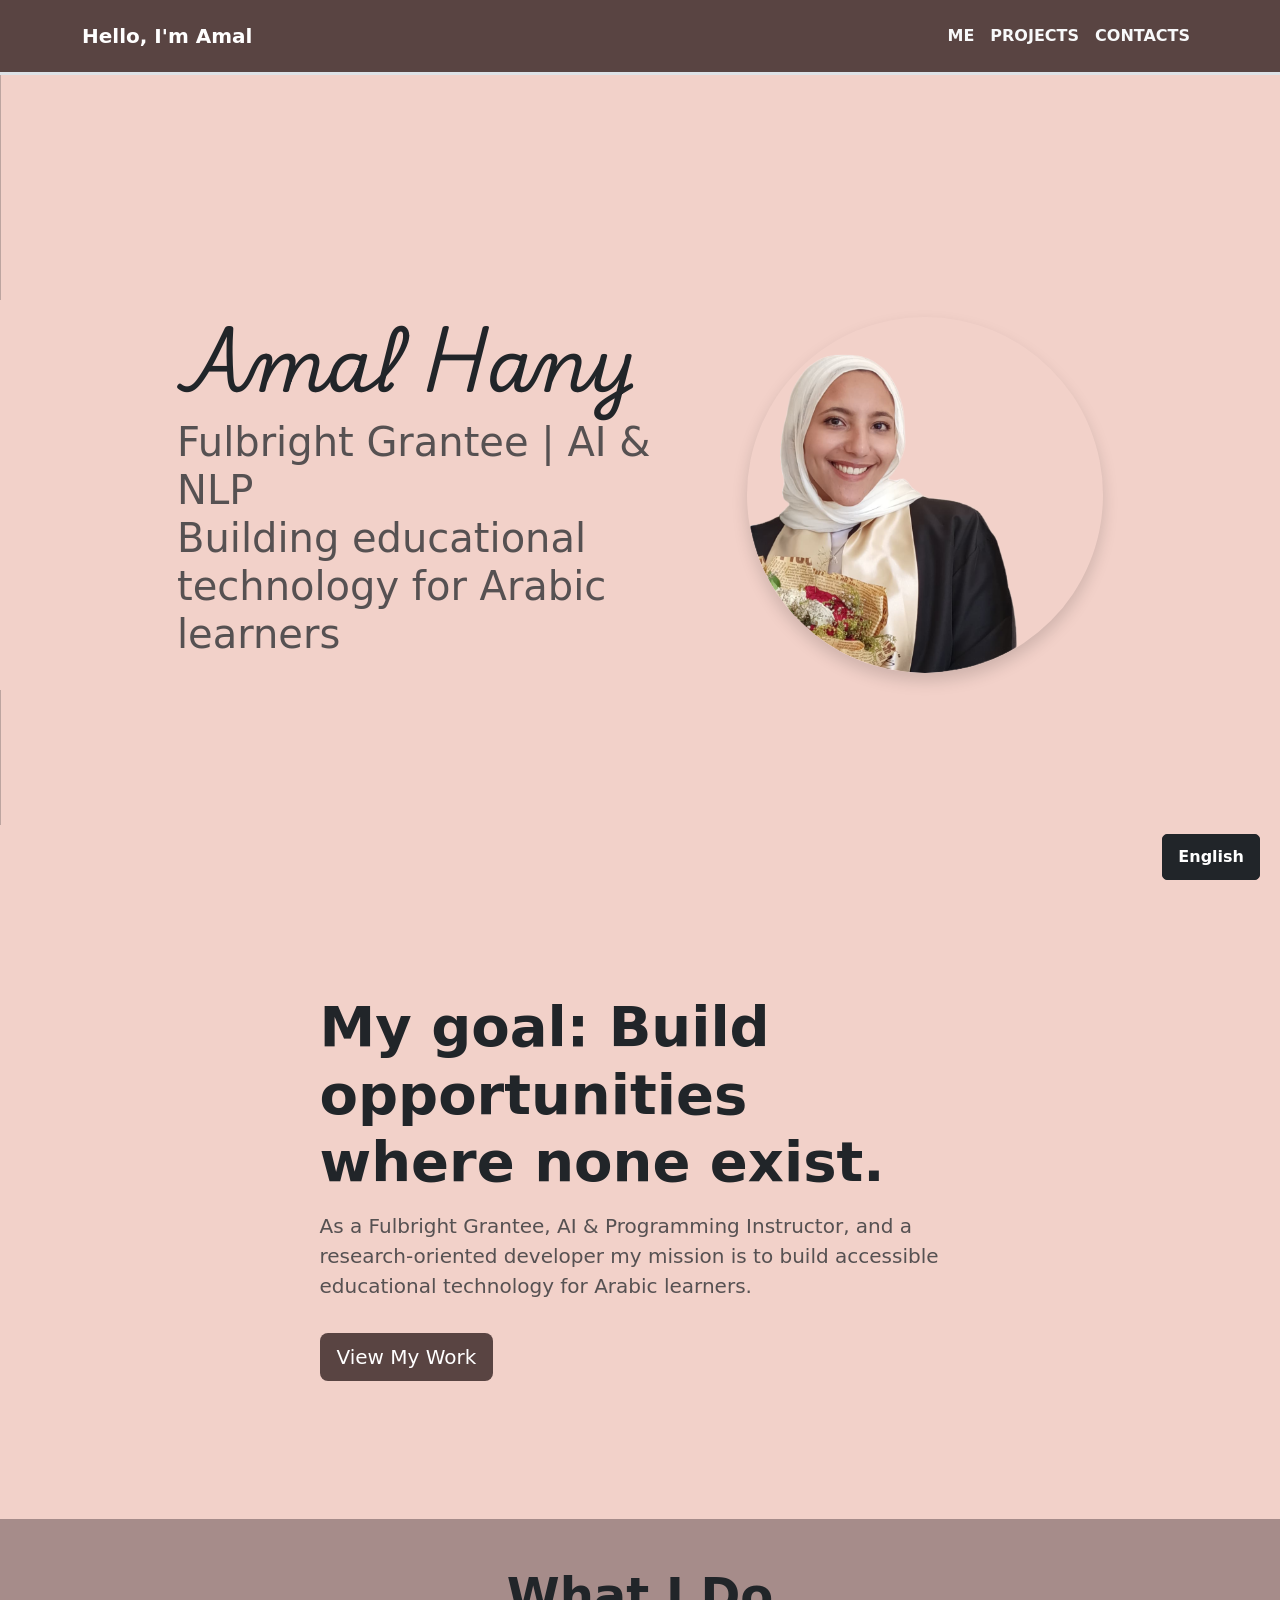
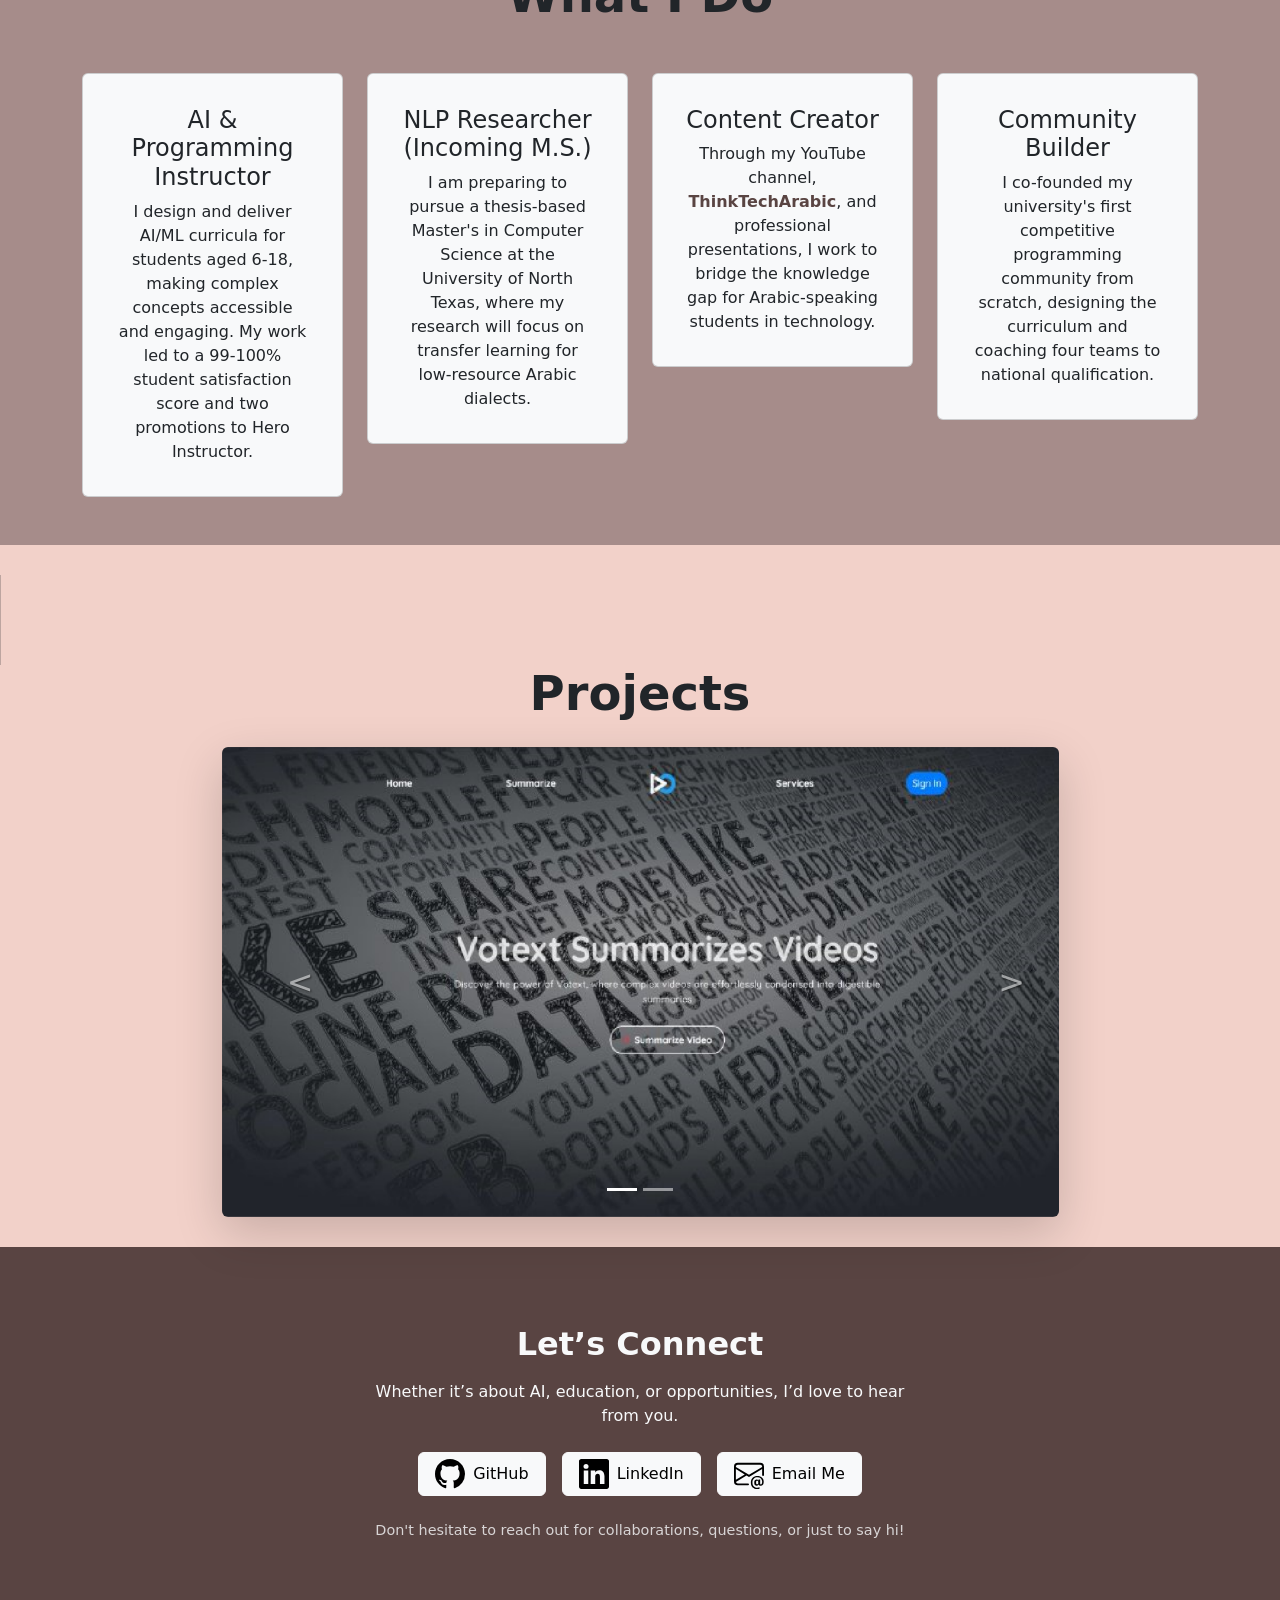
<file: index.html>
<!DOCTYPE html>
<html lang="en">

<head>
  <meta charset="UTF-8" />
  <meta name="viewport" content="width=device-width, initial-scale=1.0" />
  <link rel="stylesheet" type="text/css" href="./style.css" />
  <link href="https://cdn.jsdelivr.net/npm/bootstrap@5.3.1/dist/css/bootstrap.min.css" rel="stylesheet" />
  <link rel="icon" href="./img/favicon_io/favicon.ico" type="image/x-icon" />
  <link rel="preconnect" href="https://fonts.googleapis.com">
  <link rel="preconnect" href="https://fonts.gstatic.com" crossorigin>
  <link href="https://fonts.googleapis.com/css2?family=Playwrite+DE+SAS:wght@100..400&display=swap" rel="stylesheet">
  <link rel="stylesheet" href="./style.css" />
  <title>Hi, I'm Amal</title>
</head>

<body>
  <!-- Toggle Button -->
<a href="index-AR.html" id="lang-toggle" class="btn btn-dark">
  English
</a>

<style>
  #lang-toggle {
    position: fixed;
    bottom: 20px;
    right: 20px;
    z-index: 9999; /* stays above other elements */
    padding: 10px 15px;
    border-radius: 5px;
    font-weight: bold;
  }
</style>

  <!-- Navbar -->
  <nav class="navbar navbar-expand-md fixed-top navbar-dark bgc-1 border-bottom border-3 py-3">
    <div class="container-xl">
      <a href="#intro" class="navbar-brand">
        <span class="fw-bold"> Hello, I'm Amal </span>
      </a>
      <!-- Toogle Navbar for Smaller Screen -->
      <button class="navbar-toggler" type="button" data-bs-toggle="collapse" data-bs-target="#main-nav"
        aria-controls="main-nav" aria-expanded="false" aria-label="Toggle navigation">
        <span class="navbar-toggler-icon"></span>
      </button>
      <div class="collapse navbar-collapse justify-content-end align-center" id="main-nav">
        <ul class="navbar-nav">
          <li class="nav-item">
            <a href="#intro" class="nav-link text-center text-light fw-bold">ME</a>
          </li>
          <li class="nav-item">
            <a href="#projects" class="nav-link text-center text-light fw-bold">PROJECTS</a>
          </li>
          <li class="nav-item">
            <a href="#contacts" class="nav-link text-center text-light fw-bold">CONTACTS</a>
          </li>
        </ul>
      </div>
    </div>
  </nav>

  <!-- Introduction -->
  <section id="intro" class="bgc-3">
    <div class="d-flex" style="height: 15vh">
      <div class="vr"></div>
    </div>
    <div class="container-fluid"></div>
    <div class="d-flex" style="height: 15vh">
      <div class="vr"></div>
    </div>

    <div class="container-lg">
      <div class="row justify-content-center align-items-center">
        <div class="col-md-6 py-3 text-center text-md-start">
          <p class="display-2 fw-bold">Amal Hany</p>
          <p class="display-6 text-muted">
            Fulbright Grantee | AI & NLP <br>
            Building educational technology for Arabic learners
          </p>
        </div>
        <div class="col-md-4 col-12 py-3 text-center">
          <img class="img-fluid rounded-circle shadow" src="./img/me.png" alt="my-picture" />
        </div>
      </div>
    </div>
    <div class="d-flex" style="height: 15vh">
      <div class="vr"></div>
    </div>
  </section>


  <!-- Section 1: Introduction (Your Mission Statement) -->
  <section id="intro" class="bgc-3 py-5">
    <div class="container-lg" style="padding-top: 10vh; padding-bottom: 10vh;">
      <div class="row justify-content-center align-items-center">
        <div class="col-md-7 text-center text-md-start">
          <p class="display-4 fw-bold"> My goal: Build opportunities where none exist.</p>
          <p class="lead text-muted mt-3">
            As a Fulbright Grantee, AI & Programming Instructor, and a research-oriented developer my mission is to
            build accessible educational technology for Arabic learners.
          </p>
          <a href="#projects" class="btn btn-lg bgc-2 mt-3">View My Work</a>
        </div>

      </div>
    </div>
  </section>

  <!-- Section 2: What I Do (Your Roles) - As per your brilliant suggestion -->
  <section id="what-i-do" class="bgc-4 py-5">
    <div class="container text-center">
      <h2 class="display-5 fw-bold mb-5">What I Do</h2>
      <div class="row text-center g-4">
        <div class="col-md-6 col-lg-3">
          <div class="card bg-light p-3">
            <div class="card-body">
              <h4 class="card-title">AI & Programming Instructor</h4>
              <p class="card-text">I design and deliver AI/ML curricula for students aged 6-18, making complex concepts
                accessible and engaging. My work led to a 99-100% student satisfaction score and two promotions to Hero
                Instructor.</p>
            </div>
          </div>
        </div>
        <div class="col-md-6 col-lg-3">
          <div class="card bg-light p-3">
            <div class="card-body">
              <h4 class="card-title">NLP Researcher (Incoming M.S.)</h4>
              <p class="card-text">I am preparing to pursue a thesis-based Master's in Computer Science at the
                University of North Texas, where my research will focus on transfer learning for low-resource Arabic
                dialects.</p>
            </div>
          </div>
        </div>
        <div class="col-md-6 col-lg-3">
          <div class="card bg-light p-3">
            <div class="card-body">
              <h4 class="card-title">Content Creator</h4>
              <p class="card-text">Through my YouTube channel, <span class="fw-bold" id="youtubeLink"><a
                    href="https://www.youtube.com/@ThinkTechArabic" target="_blank">ThinkTechArabic</a></span>, and
                professional presentations, I work to
                bridge the knowledge gap for Arabic-speaking students in technology.</p>
            </div>
          </div>
        </div>
        <div class="col-md-6 col-lg-3">
          <div class="card bg-light p-3">
            <div class="card-body">
              <h4 class="card-title">Community Builder</h4>
              <p class="card-text">I co-founded my university's first competitive programming community from scratch,
                designing the curriculum and coaching four teams to national qualification.</p>
            </div>
          </div>
        </div>
      </div>
    </div>
  </section>


  <!-- My Projects -->
  <section id="projects" class="bgc-3">
    <div class="d-flex" style="height: 10vh">
      <div class="vr"></div>
    </div>
    <div class="container text-center mb-4">
      <span class="display-5 fw-bold">Projects</span>
    </div>
    <div class="container-lg justify-content-center d-flex">
      <div id="carouselExampleCaptions" class="carousel slide w-75">
        <div class="carousel-indicators">
          <button type="button" data-bs-target="#carouselExampleCaptions" data-bs-slide-to="0" class="active"
            aria-current="true" aria-label="Slide 1"></button>
          <button type="button" data-bs-target="#carouselExampleCaptions" data-bs-slide-to="1"
            aria-label="Slide 2"></button>
        
        </div>
        <div class="carousel-inner shadow-lg rounded">
          <div class="carousel-item active">
            <a href="https://github.com/Amal-Abushiesha/VoTEXT" target="_blank">
              <img src="./img/slide-1.png" class="d-block w-100" alt="QuickWrite" />
            </a>
          </div>

          <div class="carousel-item">
            <a href="https://www.youtube.com/@ThinkTechArabic" target="_blank">
              <img src="./img/slide-2.png" class="d-block w-100" alt="QuickWrite" />
            </a>
          </div>

        </div>
        <button class="carousel-control-prev" type="button" data-bs-target="#carouselExampleCaptions"
          data-bs-slide="prev">
          <span class="carousel-control-prev-icon" aria-hidden="true"></span>
          <span class="visually-hidden">Previous</span>
        </button>
        <button class="carousel-control-next" type="button" data-bs-target="#carouselExampleCaptions"
          data-bs-slide="next">
          <span class="carousel-control-next-icon" aria-hidden="true"></span>
          <span class="visually-hidden">Next</span>
        </button>
      </div>
    </div>
  </section>



<!-- Contacts -->
<section id="contacts" class="bgc-2">
  <div class="container text-center py-5">

    <div class="row justify-content-center">
      <div class="col-lg-6">

        <span class="h2 text-light fw-bold d-block mb-3">
          Let’s Connect
        </span>

        <p class="text-light mb-4">
          Whether it’s about AI, education, or opportunities,  
          I’d love to hear from you.
        </p>

        <!-- Contact Buttons -->
        <div class="d-flex justify-content-center flex-wrap gap-3">

          <!-- GitHub -->
          <a class="btn btn-light d-flex align-items-center gap-2 px-3"
             target="_blank"
             href="https://github.com/Amal-Abushiesha">
             <svg xmlns="http://www.w3.org/2000/svg" width="30" height="30" fill="currentColor" class="bi bi-github"
              viewBox="0 0 16 16">
              <path
                d="M8 0C3.58 0 0 3.58 0 8c0 3.54 2.29 6.53 5.47 7.59.4.07.55-.17.55-.38 0-.19-.01-.82-.01-1.49-2.01.37-2.53-.49-2.69-.94-.09-.23-.48-.94-.82-1.13-.28-.15-.68-.52-.01-.53.63-.01 1.08.58 1.23.82.72 1.21 1.87.87 2.33.66.07-.52.28-.87.51-1.07-1.78-.2-3.64-.89-3.64-3.95 0-.87.31-1.59.82-2.15-.08-.2-.36-1.02.08-2.12 0 0 .67-.21 2.2.82.64-.18 1.32-.27 2-.27.68 0 1.36.09 2 .27 1.53-1.04 2.2-.82 2.2-.82.44 1.1.16 1.92.08 2.12.51.56.82 1.27.82 2.15 0 3.07-1.87 3.75-3.65 3.95.29.25.54.73.54 1.48 0 1.07-.01 1.93-.01 2.2 0 .21.15.46.55.38A8.012 8.012 0 0 0 16 8c0-4.42-3.58-8-8-8z" />
            </svg>
            GitHub
          </a>

          <!-- LinkedIn -->
          <a class="btn btn-light d-flex align-items-center gap-2 px-3"
             target="_blank"
             href="https://www.linkedin.com/in/amal-abushiesha/">
            <svg xmlns="http://www.w3.org/2000/svg" width="30" height="30" fill="currentColor" class="bi bi-linkedin"
              viewBox="0 0 16 16">
              <path
                d="M0 1.146C0 .513.526 0 1.175 0h13.65C15.474 0 16 .513 16 1.146v13.708c0 .633-.526 1.146-1.175 1.146H1.175C.526 16 0 15.487 0 14.854V1.146zm4.943 12.248V6.169H2.542v7.225h2.401zm-1.2-8.212c.837 0 1.358-.554 1.358-1.248-.015-.709-.52-1.248-1.342-1.248-.822 0-1.359.54-1.359 1.248 0 .694.521 1.248 1.327 1.248h.016zm4.908 8.212V9.359c0-.216.016-.432.08-.586.173-.431.568-.878 1.232-.878.869 0 1.216.662 1.216 1.634v3.865h2.401V9.25c0-2.22-1.184-3.252-2.764-3.252-1.274 0-1.845.7-2.165 1.193v.025h-.016a5.54 5.54 0 0 1 .016-.025V6.169h-2.4c.03.678 0 7.225 0 7.225h2.4z" />
            </svg>
            LinkedIn
          </a>

          <!-- Email -->
          <a class="btn btn-light d-flex align-items-center gap-2 px-3"
             href="mailto:amaalabushiesha@gmail.com">
            <svg xmlns="http://www.w3.org/2000/svg" width="30" height="30" fill="currentColor" class="bi bi-envelope-at"
              viewBox="0 0 16 16">
              <path
                d="M2 2a2 2 0 0 0-2 2v8.01A2 2 0 0 0 2 14h5.5a.5.5 0 0 0 0-1H2a1 1 0 0 1-.966-.741l5.64-3.471L8 9.583l7-4.2V8.5a.5.5 0 0 0 1 0V4a2 2 0 0 0-2-2H2Zm3.708 6.208L1 11.105V5.383l4.708 2.825ZM1 4.217V4a1 1 0 0 1 1-1h12a1 1 0 0 1 1 1v.217l-7 4.2-7-4.2Z" />
              <path
                d="M14.247 14.269c1.01 0 1.587-.857 1.587-2.025v-.21C15.834 10.43 14.64 9 12.52 9h-.035C10.42 9 9 10.36 9 12.432v.214C9 14.82 10.438 16 12.358 16h.044c.594 0 1.018-.074 1.237-.175v-.73c-.245.11-.673.18-1.18.18h-.044c-1.334 0-2.571-.788-2.571-2.655v-.157c0-1.657 1.058-2.724 2.64-2.724h.04c1.535 0 2.484 1.05 2.484 2.326v.118c0 .975-.324 1.39-.639 1.39-.232 0-.41-.148-.41-.42v-2.19h-.906v.569h-.03c-.084-.298-.368-.63-.954-.63-.778 0-1.259.555-1.259 1.4v.528c0 .892.49 1.434 1.26 1.434.471 0 .896-.227 1.014-.643h.043c.118.42.617.648 1.12.648Zm-2.453-1.588v-.227c0-.546.227-.791.573-.791.297 0 .572.192.572.708v.367c0 .573-.253.744-.564.744-.354 0-.581-.215-.581-.8Z" />
            </svg>
            Email Me
          </a>

        </div>

        <!-- Optional small note -->
        <p class="text-light mt-4" style="opacity: 0.8; font-size: 0.9rem;">
          Don't hesitate to reach out for collaborations, questions, or just to say hi!
        </p>

      </div>
    </div>

  </div>
</section>

  <script src="https://cdn.jsdelivr.net/npm/bootstrap@5.3.1/dist/js/bootstrap.bundle.min.js"></script>
</body>

</html>
</file>
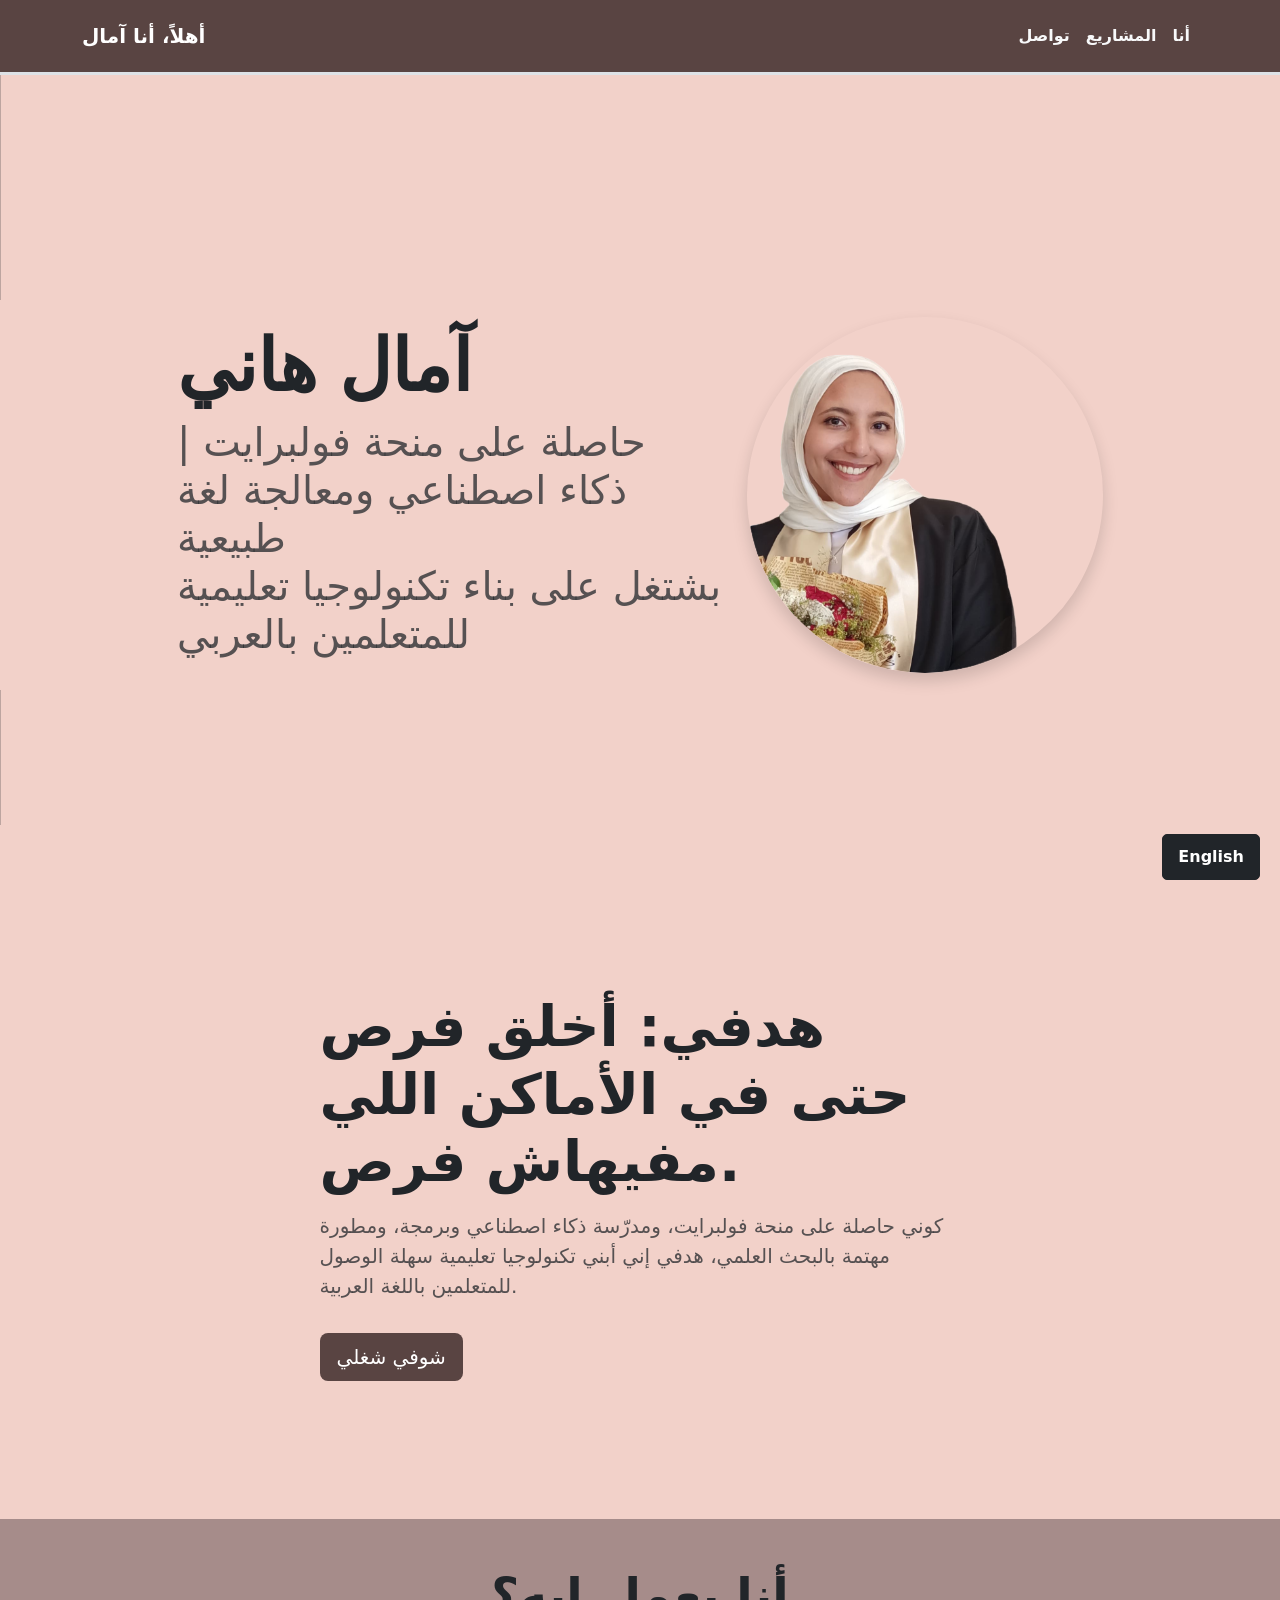
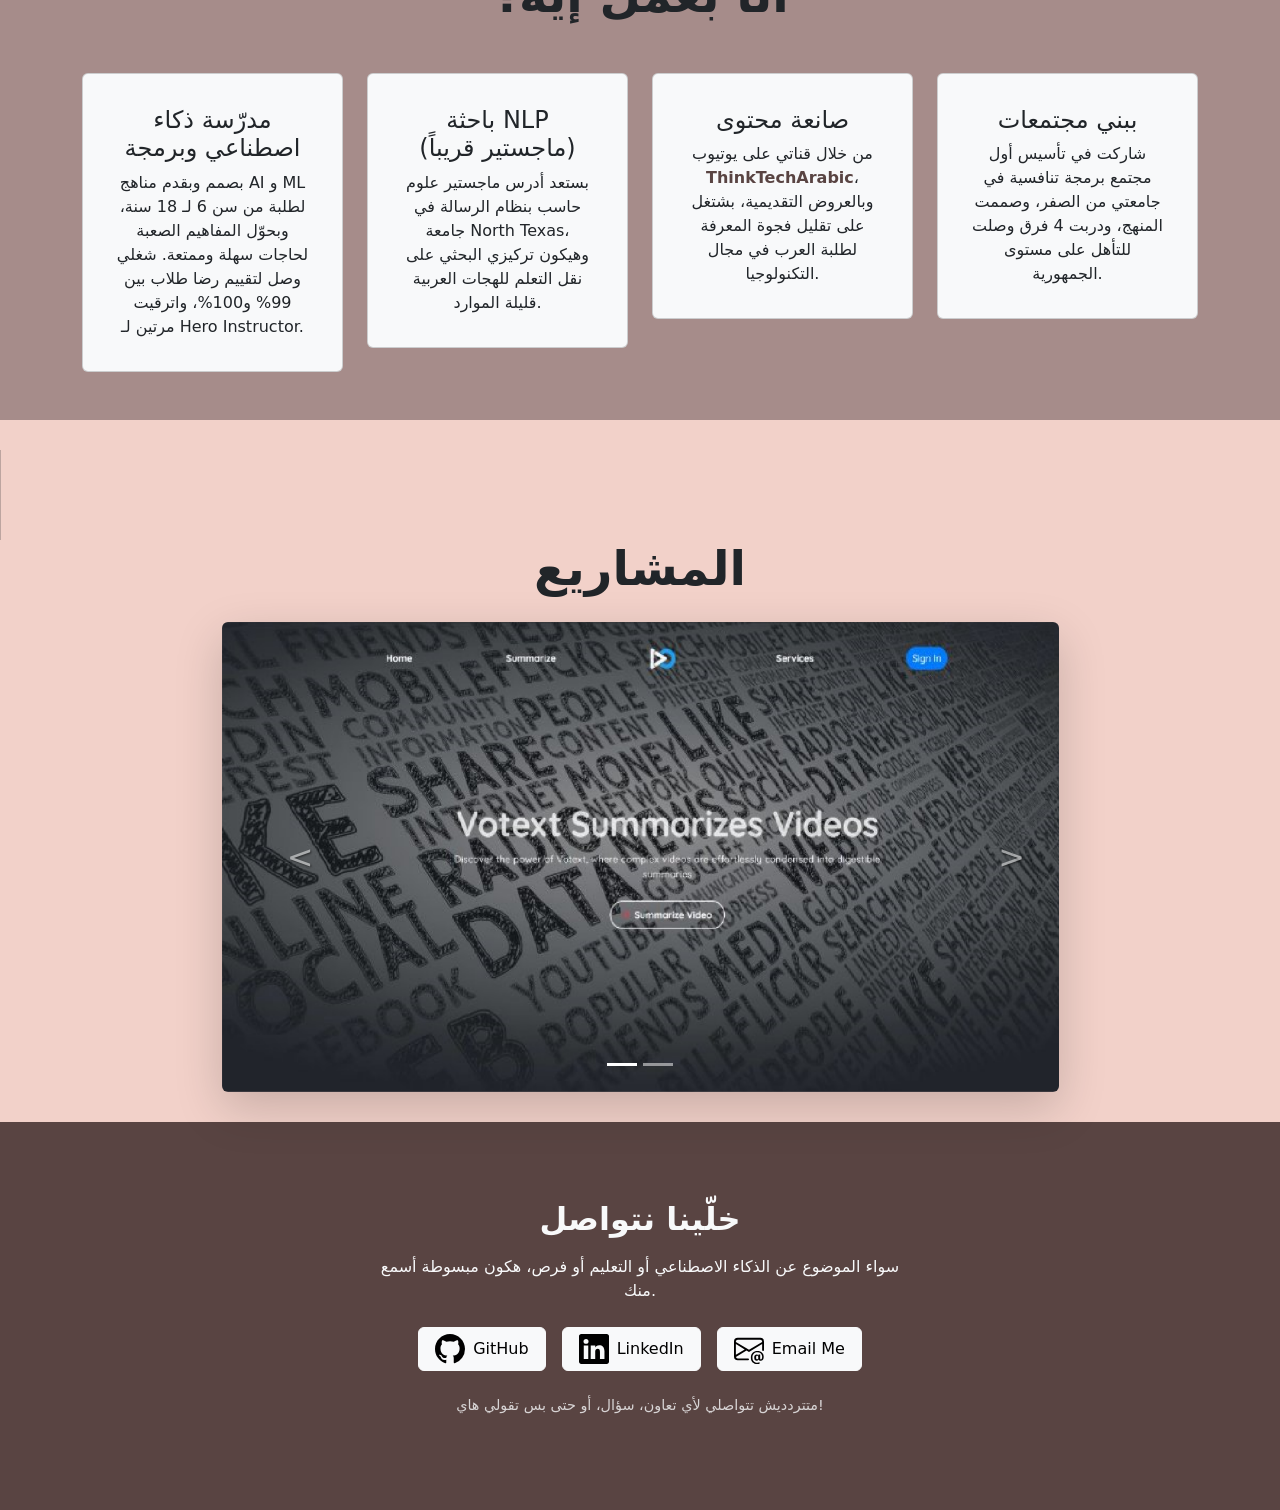
<file: index-AR.html>
<!DOCTYPE html>
<html lang="ar">

<head>
  <meta charset="UTF-8" />
  <meta name="viewport" content="width=device-width, initial-scale=1.0" />
  <link rel="stylesheet" type="text/css" href="./style.css" />
  <link href="https://cdn.jsdelivr.net/npm/bootstrap@5.3.1/dist/css/bootstrap.min.css" rel="stylesheet" />
  <link rel="icon" href="./img/favicon_io/favicon.ico" type="image/x-icon" />
  <link rel="preconnect" href="https://fonts.googleapis.com">
  <link rel="preconnect" href="https://fonts.gstatic.com" crossorigin>
  <link href="https://fonts.googleapis.com/css2?family=Playwrite+DE+SAS:wght@100..400&display=swap" rel="stylesheet">
  <link rel="stylesheet" href="./style.css" />
  <title>أهلاً، أنا آمال</title>
</head>

<body>
<!-- Toggle Button -->
<a href="index.html" id="lang-toggle" class="btn btn-dark">
  English
</a>

<style>
  #lang-toggle {
    position: fixed;
    bottom: 20px;
    right: 20px;
    z-index: 9999; /* stays above other elements */
    padding: 10px 15px;
    border-radius: 5px;
    font-weight: bold;
  }
</style>


  <!-- Navbar -->
  <nav class="navbar navbar-expand-md fixed-top navbar-dark bgc-1 border-bottom border-3 py-3">
    <div class="container-xl">
      <a href="#intro" class="navbar-brand">
        <span class="fw-bold"> أهلاً، أنا آمال </span>
      </a>
      <!-- Toogle Navbar for Smaller Screen -->
      <button class="navbar-toggler" type="button" data-bs-toggle="collapse" data-bs-target="#main-nav"
        aria-controls="main-nav" aria-expanded="false" aria-label="فتح/قفل القائمة">
        <span class="navbar-toggler-icon"></span>
      </button>
      <div class="collapse navbar-collapse justify-content-end align-center" id="main-nav">
        <ul class="navbar-nav">
          <li class="nav-item">
            <a href="#contacts" class="nav-link text-center text-light fw-bold">تواصل</a>
          </li>
          <li class="nav-item">
            <a href="#projects" class="nav-link text-center text-light fw-bold">المشاريع</a>
          </li>
          <li class="nav-item">
            <a href="#intro" class="nav-link text-center text-light fw-bold">أنا</a>
          </li>
        </ul>
      </div>
    </div>
  </nav>

  <!-- Introduction -->
  <section id="intro" class="bgc-3">
    <div class="d-flex" style="height: 15vh">
      <div class="vr"></div>
    </div>
    <div class="container-fluid"></div>
    <div class="d-flex" style="height: 15vh">
      <div class="vr"></div>
    </div>

    <div class="container-lg">
      <div class="row justify-content-center align-items-center">
        <div class="col-md-6 py-3 text-center text-md-start">
          <p class="display-2 fw-bold">آمال هاني</p>
          <p class="display-6 text-muted">
            حاصلة على منحة فولبرايت | ذكاء اصطناعي ومعالجة لغة طبيعية <br>
            بشتغل على بناء تكنولوجيا تعليمية للمتعلمين بالعربي
          </p>
        </div>
        <div class="col-md-4 col-12 py-3 text-center">
          <img class="img-fluid rounded-circle shadow" src="./img/me.png" alt="صورتي" />
        </div>
      </div>
    </div>
    <div class="d-flex" style="height: 15vh">
      <div class="vr"></div>
    </div>
  </section>


  <!-- Section 1 -->
  <section id="intro" class="bgc-3 py-5">
    <div class="container-lg" style="padding-top: 10vh; padding-bottom: 10vh;">
      <div class="row justify-content-center align-items-center">
        <div class="col-md-7 text-center text-md-start">
          <p class="display-4 fw-bold">هدفي: أخلق فرص حتى في الأماكن اللي مفيهاش فرص.</p>
          <p class="lead text-muted mt-3">
            كوني حاصلة على منحة فولبرايت، ومدرّسة ذكاء اصطناعي وبرمجة، ومطورة مهتمة بالبحث العلمي،
            هدفي إني أبني تكنولوجيا تعليمية سهلة الوصول للمتعلمين باللغة العربية.
          </p>
          <a href="#projects" class="btn btn-lg bgc-2 mt-3">شوفي شغلي</a>
        </div>

      </div>
    </div>
  </section>

  <!-- What I Do -->
  <section id="what-i-do" class="bgc-4 py-5">
    <div class="container text-center">
      <h2 class="display-5 fw-bold mb-5">أنا بعمل إيه؟</h2>
      <div class="row text-center g-4">
        <div class="col-md-6 col-lg-3">
          <div class="card bg-light p-3">
            <div class="card-body">
              <h4 class="card-title">مدرّسة ذكاء اصطناعي وبرمجة</h4>
              <p class="card-text">بصمم وبقدم مناهج AI و ML لطلبة من سن 6 لـ 18 سنة، وبحوّل المفاهيم الصعبة لحاجات سهلة وممتعة. شغلي وصل لتقييم رضا طلاب بين 99% و100%، واترقيت مرتين لـ Hero Instructor.</p>
            </div>
          </div>
        </div>
        <div class="col-md-6 col-lg-3">
          <div class="card bg-light p-3">
            <div class="card-body">
              <h4 class="card-title">باحثة NLP (ماجستير قريباً)</h4>
              <p class="card-text">بستعد أدرس ماجستير علوم حاسب بنظام الرسالة في جامعة North Texas، وهيكون تركيزي البحثي على نقل التعلم للهجات العربية قليلة الموارد.</p>
            </div>
          </div>
        </div>
        <div class="col-md-6 col-lg-3">
          <div class="card bg-light p-3">
            <div class="card-body">
              <h4 class="card-title">صانعة محتوى</h4>
              <p class="card-text">من خلال قناتي على يوتيوب <span class="fw-bold" id="youtubeLink"><a
                    href="https://www.youtube.com/@ThinkTechArabic" target="_blank">ThinkTechArabic</a></span>، وبالعروض التقديمية، بشتغل على تقليل فجوة المعرفة لطلبة العرب في مجال التكنولوجيا.</p>
            </div>
          </div>
        </div>
        <div class="col-md-6 col-lg-3">
          <div class="card bg-light p-3">
            <div class="card-body">
              <h4 class="card-title">ببني مجتمعات</h4>
              <p class="card-text">شاركت في تأسيس أول مجتمع برمجة تنافسية في جامعتي من الصفر، وصممت المنهج، ودربت 4 فرق وصلت للتأهل على مستوى الجمهورية.</p>
            </div>
          </div>
        </div>
      </div>
    </div>
  </section>


  <!-- Projects -->
  <section id="projects" class="bgc-3">
    <div class="d-flex" style="height: 10vh">
      <div class="vr"></div>
    </div>
    <div class="container text-center mb-4">
      <span class="display-5 fw-bold">المشاريع</span>
    </div>
    <div class="container-lg justify-content-center d-flex">
      <div id="carouselExampleCaptions" class="carousel slide w-75">
        <div class="carousel-indicators">
          <button type="button" data-bs-target="#carouselExampleCaptions" data-bs-slide-to="0" class="active"
            aria-current="true" aria-label="الشريحة 1"></button>
          <button type="button" data-bs-target="#carouselExampleCaptions" data-bs-slide-to="1"
            aria-label="الشريحة 2"></button>
        
        </div>
        <div class="carousel-inner shadow-lg rounded">
          <div class="carousel-item active">
            <a href="https://github.com/Amal-Abushiesha/VoTEXT" target="_blank">
              <img src="./img/slide-1.png" class="d-block w-100" alt="مشروع" />
            </a>
          </div>

          <div class="carousel-item">
            <a href="https://www.youtube.com/@ThinkTechArabic" target="_blank">
              <img src="./img/slide-2.png" class="d-block w-100" alt="مشروع" />
            </a>
          </div>

        </div>
        <button class="carousel-control-prev" type="button" data-bs-target="#carouselExampleCaptions"
          data-bs-slide="prev">
          <span class="carousel-control-prev-icon" aria-hidden="true"></span>
          <span class="visually-hidden">السابق</span>
        </button>
        <button class="carousel-control-next" type="button" data-bs-target="#carouselExampleCaptions"
          data-bs-slide="next">
          <span class="carousel-control-next-icon" aria-hidden="true"></span>
          <span class="visually-hidden">التالي</span>
        </button>
      </div>
    </div>
  </section>


<!-- Contacts -->
<section id="contacts" class="bgc-2">
  <div class="container text-center py-5">

    <div class="row justify-content-center">
      <div class="col-lg-6">

        <span class="h2 text-light fw-bold d-block mb-3">
          خلّينا نتواصل
        </span>

        <p class="text-light mb-4">
          سواء الموضوع عن الذكاء الاصطناعي أو التعليم أو فرص،  
          هكون مبسوطة أسمع منك.
        </p>

        <!-- Contact Buttons -->
        <div class="d-flex justify-content-center flex-wrap gap-3">

          <!-- GitHub -->
          <a class="btn btn-light d-flex align-items-center gap-2 px-3"
             target="_blank"
             href="https://github.com/Amal-Abushiesha">
             <svg xmlns="http://www.w3.org/2000/svg" width="30" height="30" fill="currentColor" class="bi bi-github"
              viewBox="0 0 16 16">
              <path
                d="M8 0C3.58 0 0 3.58 0 8c0 3.54 2.29 6.53 5.47 7.59.4.07.55-.17.55-.38 0-.19-.01-.82-.01-1.49-2.01.37-2.53-.49-2.69-.94-.09-.23-.48-.94-.82-1.13-.28-.15-.68-.52-.01-.53.63-.01 1.08.58 1.23.82.72 1.21 1.87.87 2.33.66.07-.52.28-.87.51-1.07-1.78-.2-3.64-.89-3.64-3.95 0-.87.31-1.59.82-2.15-.08-.2-.36-1.02.08-2.12 0 0 .67-.21 2.2.82.64-.18 1.32-.27 2-.27.68 0 1.36.09 2 .27 1.53-1.04 2.2-.82 2.2-.82.44 1.1.16 1.92.08 2.12.51.56.82 1.27.82 2.15 0 3.07-1.87 3.75-3.65 3.95.29.25.54.73.54 1.48 0 1.07-.01 1.93-.01 2.2 0 .21.15.46.55.38A8.012 8.012 0 0 0 16 8c0-4.42-3.58-8-8-8z" />
            </svg>
            GitHub
          </a>

          <!-- LinkedIn -->
          <a class="btn btn-light d-flex align-items-center gap-2 px-3"
             target="_blank"
             href="https://www.linkedin.com/in/amal-abushiesha/">
            <svg xmlns="http://www.w3.org/2000/svg" width="30" height="30" fill="currentColor" class="bi bi-linkedin"
              viewBox="0 0 16 16">
              <path
                d="M0 1.146C0 .513.526 0 1.175 0h13.65C15.474 0 16 .513 16 1.146v13.708c0 .633-.526 1.146-1.175 1.146H1.175C.526 16 0 15.487 0 14.854V1.146zm4.943 12.248V6.169H2.542v7.225h2.401zm-1.2-8.212c.837 0 1.358-.554 1.358-1.248-.015-.709-.52-1.248-1.342-1.248-.822 0-1.359.54-1.359 1.248 0 .694.521 1.248 1.327 1.248h.016zm4.908 8.212V9.359c0-.216.016-.432.08-.586.173-.431.568-.878 1.232-.878.869 0 1.216.662 1.216 1.634v3.865h2.401V9.25c0-2.22-1.184-3.252-2.764-3.252-1.274 0-1.845.7-2.165 1.193v.025h-.016a5.54 5.54 0 0 1 .016-.025V6.169h-2.4c.03.678 0 7.225 0 7.225h2.4z" />
            </svg>
            LinkedIn
          </a>

          <!-- Email -->
          <a class="btn btn-light d-flex align-items-center gap-2 px-3"
             href="mailto:amaalabushiesha@gmail.com">
            <svg xmlns="http://www.w3.org/2000/svg" width="30" height="30" fill="currentColor" class="bi bi-envelope-at"
              viewBox="0 0 16 16">
              <path
                d="M2 2a2 2 0 0 0-2 2v8.01A2 2 0 0 0 2 14h5.5a.5.5 0 0 0 0-1H2a1 1 0 0 1-.966-.741l5.64-3.471L8 9.583l7-4.2V8.5a.5.5 0 0 0 1 0V4a2 2 0 0 0-2-2H2Zm3.708 6.208L1 11.105V5.383l4.708 2.825ZM1 4.217V4a1 1 0 0 1 1-1h12a1 1 0 0 1 1 1v.217l-7 4.2-7-4.2Z" />
              <path
                d="M14.247 14.269c1.01 0 1.587-.857 1.587-2.025v-.21C15.834 10.43 14.64 9 12.52 9h-.035C10.42 9 9 10.36 9 12.432v.214C9 14.82 10.438 16 12.358 16h.044c.594 0 1.018-.074 1.237-.175v-.73c-.245.11-.673.18-1.18.18h-.044c-1.334 0-2.571-.788-2.571-2.655v-.157c0-1.657 1.058-2.724 2.64-2.724h.04c1.535 0 2.484 1.05 2.484 2.326v.118c0 .975-.324 1.39-.639 1.39-.232 0-.41-.148-.41-.42v-2.19h-.906v.569h-.03c-.084-.298-.368-.63-.954-.63-.778 0-1.259.555-1.259 1.4v.528c0 .892.49 1.434 1.26 1.434.471 0 .896-.227 1.014-.643h.043c.118.42.617.648 1.12.648Zm-2.453-1.588v-.227c0-.546.227-.791.573-.791.297 0 .572.192.572.708v.367c0 .573-.253.744-.564.744-.354 0-.581-.215-.581-.8Z" />
            </svg>
            Email Me
          </a>

        </div>


        <p class="text-light mt-4" style="opacity: 0.8; font-size: 0.9rem;">
          متتردديش تتواصلي لأي تعاون، سؤال، أو حتى بس تقولي هاي!
        </p>

      </div>
    </div>

  </div>
</section>


  <script src="https://cdn.jsdelivr.net/npm/bootstrap@5.3.1/dist/js/bootstrap.bundle.min.js"></script>
</body>

</html>
</file>
<file: style.css>
section {
    padding: 30px 0;
  }
  .buffer {
    width: 2vw;
    height: 15vh;
    margin: 3rem 0;
  }
  hr {
    visibility: hidden;
  }
  .bgc-1 {
    background-color: #594442;
  }
  .bgc-2 {
    background-color: #594442;
  }
  .bgc-3 {
    background-color: #F2D1C9;
  }
  .bgc-4 {
    background-color: #A68C8A;
  }
  a {
    color:rgb(255, 255, 255);
    text-decoration: none;
  }
  .btn.bgc-2.m-1 {
    color:white;
    border: 1px solid white;
  }
  #profile{
    color:white;
  }
.display-2.fw-bold{
  font-family: "Playwrite DE SAS", cursive; 
  
}
.btn.btn-lg.bgc-2.mt-3 {
  color:white;
}
.btn.btn-lg.bgc-2.mt-3:hover {
  text-shadow: 1px 1px 2px #594442;
}
#youtubeLink a {
  color: #594442;
  text-decoration: none;
}
.carousel-control-prev-icon,
.carousel-control-next-icon {
  background-image: none; /* remove default icon */
}

.carousel-control-prev::after {
  content: '<'; 
  font-size: 2rem;
  text-shadow:  1px 1px 2px#000000;
  color: rgb(255, 255, 255);
}

.carousel-control-next::after {
  content: '>';
  font-size: 2rem;
  text-shadow:  1px 1px 2px#000000;
  color: rgb(255, 255, 255);
}
</file>
